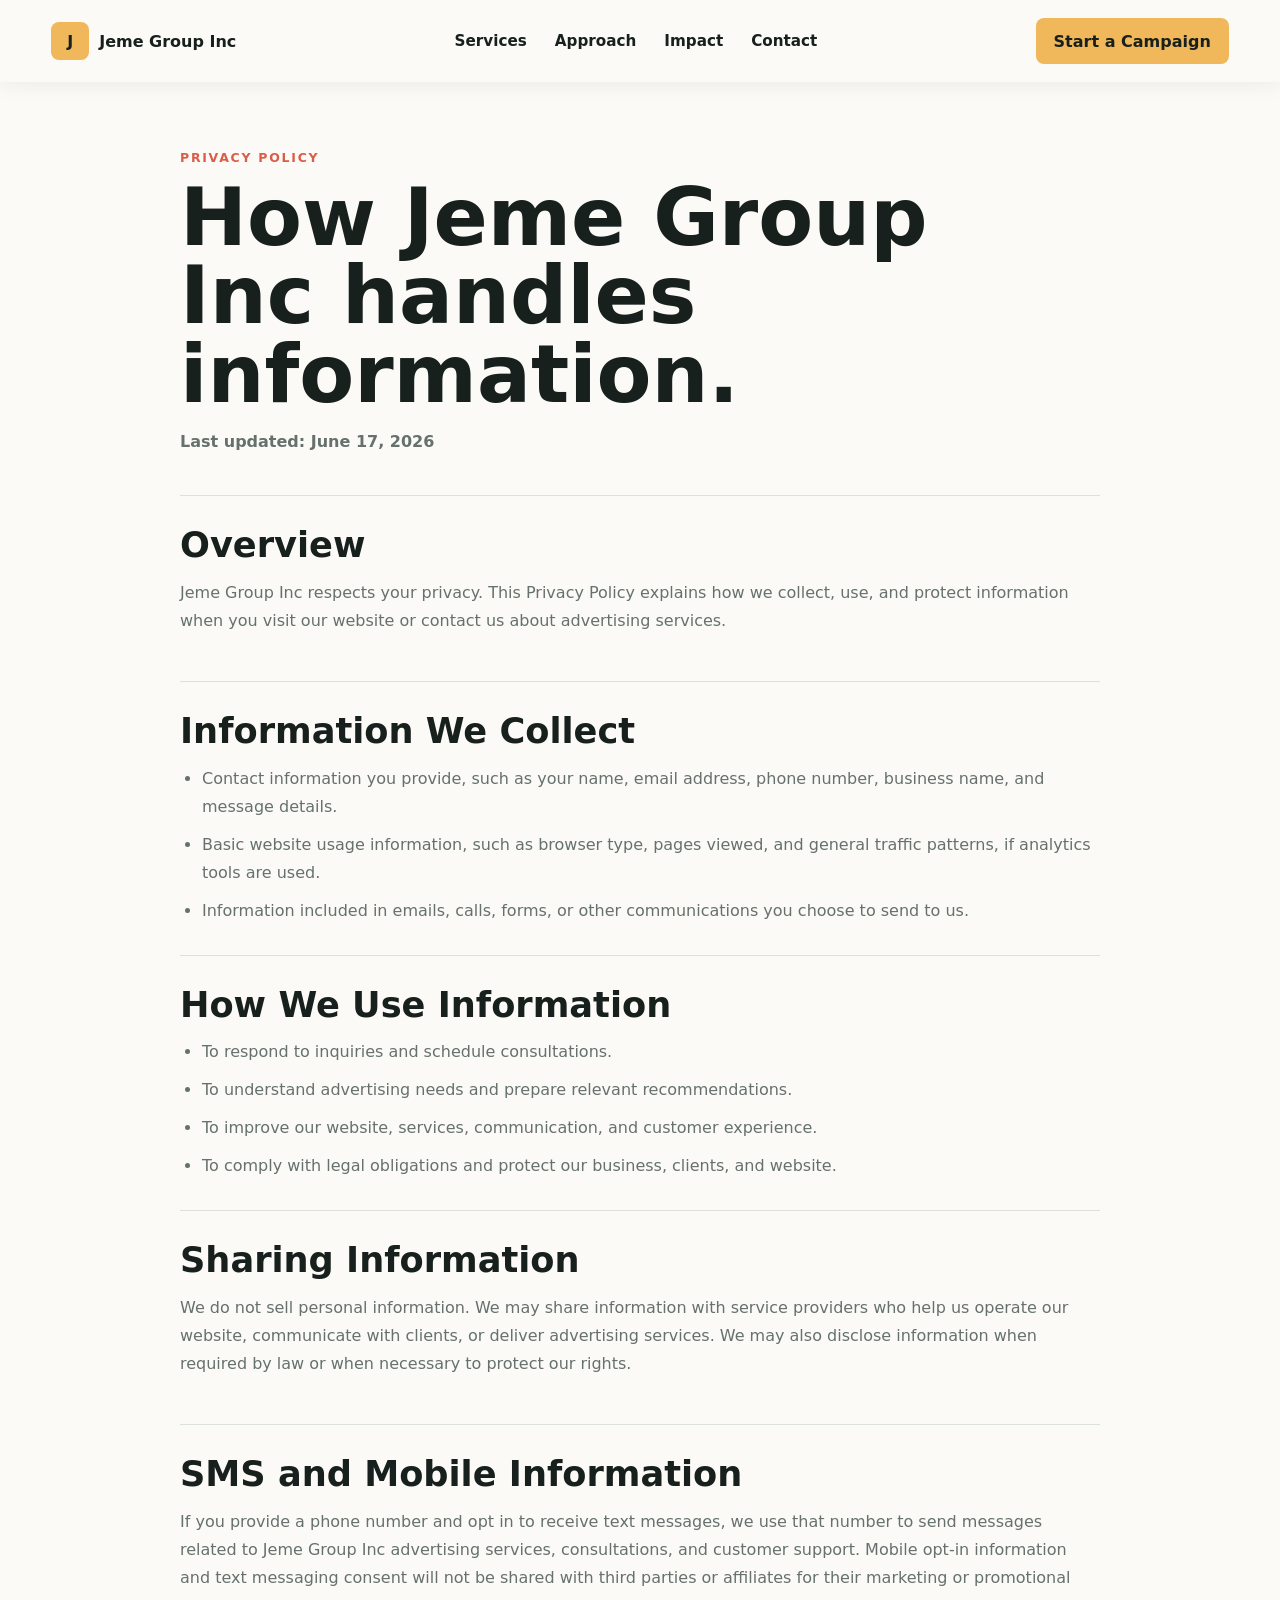
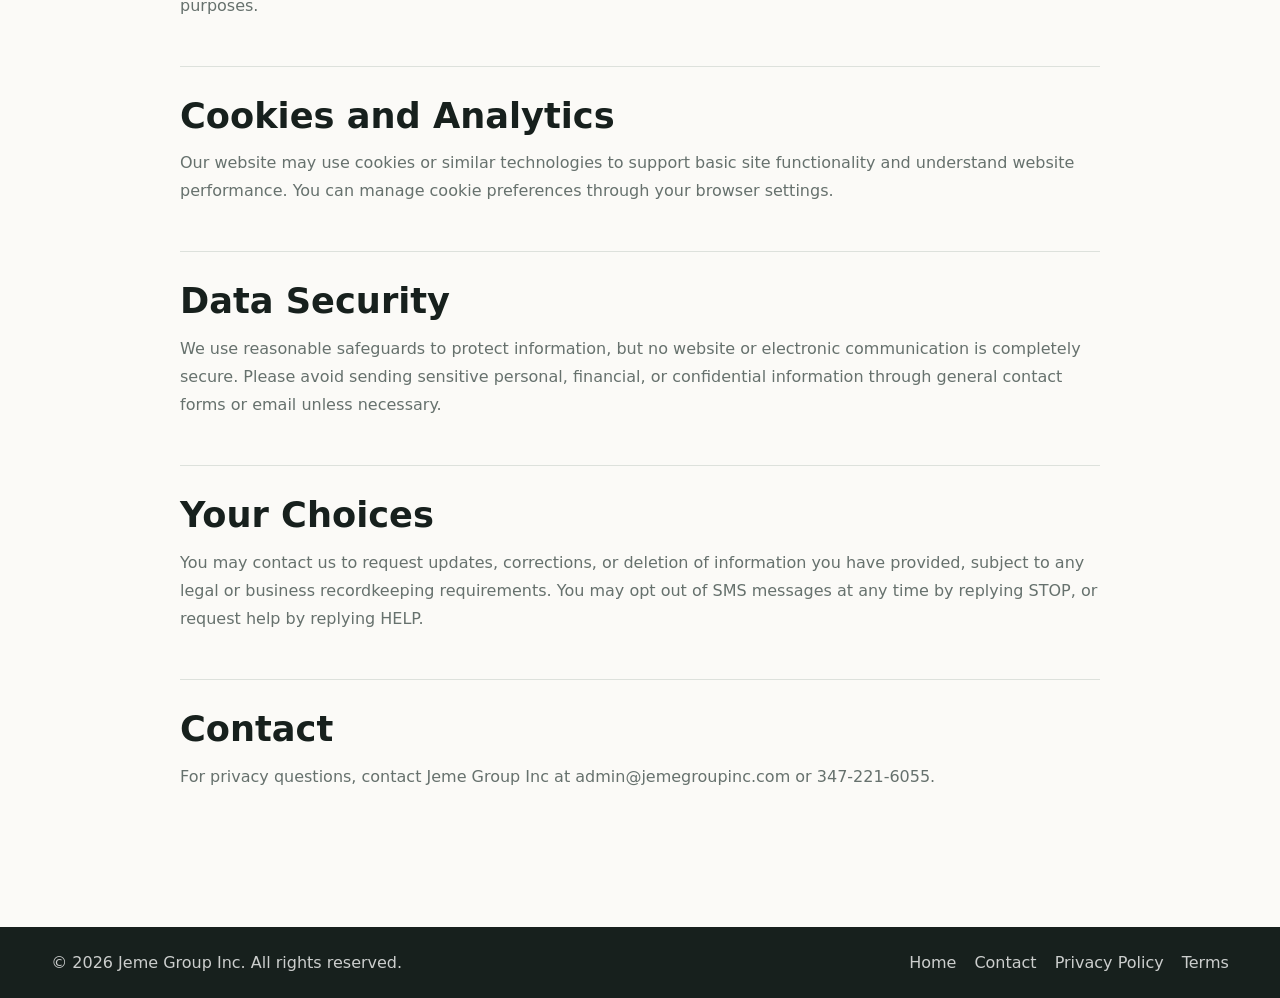
<file: privacy.html>
<!doctype html>
<html lang="en">
  <head>
    <meta charset="utf-8">
    <meta name="viewport" content="width=device-width, initial-scale=1">
    <meta name="description" content="Privacy Policy for Jeme Group Inc.">
    <title>Privacy Policy | Jeme Group Inc</title>
    <link rel="stylesheet" href="styles.css">
  </head>
  <body>
    <header class="site-header legal-header" data-header>
      <a class="brand" href="index.html" aria-label="Jeme Group Inc home">
        <span class="brand-mark">J</span>
        <span>Jeme Group Inc</span>
      </a>
      <button class="nav-toggle" type="button" aria-expanded="false" aria-controls="site-nav" data-nav-toggle>
        <span></span>
        <span></span>
        <span></span>
        <span class="sr-only">Menu</span>
      </button>
      <nav class="site-nav" id="site-nav" data-nav>
        <a href="index.html#services">Services</a>
        <a href="index.html#approach">Approach</a>
        <a href="index.html#work">Impact</a>
        <a href="index.html#contact">Contact</a>
      </nav>
      <a class="header-cta" href="mailto:admin@jemegroupinc.com">Start a Campaign</a>
    </header>

    <main class="legal-main">
      <p class="eyebrow">Privacy Policy</p>
      <h1>How Jeme Group Inc handles information.</h1>
      <p class="legal-updated">Last updated: June 17, 2026</p>

      <section class="legal-section">
        <h2>Overview</h2>
        <p>Jeme Group Inc respects your privacy. This Privacy Policy explains how we collect, use, and protect information when you visit our website or contact us about advertising services.</p>
      </section>

      <section class="legal-section">
        <h2>Information We Collect</h2>
        <ul>
          <li>Contact information you provide, such as your name, email address, phone number, business name, and message details.</li>
          <li>Basic website usage information, such as browser type, pages viewed, and general traffic patterns, if analytics tools are used.</li>
          <li>Information included in emails, calls, forms, or other communications you choose to send to us.</li>
        </ul>
      </section>

      <section class="legal-section">
        <h2>How We Use Information</h2>
        <ul>
          <li>To respond to inquiries and schedule consultations.</li>
          <li>To understand advertising needs and prepare relevant recommendations.</li>
          <li>To improve our website, services, communication, and customer experience.</li>
          <li>To comply with legal obligations and protect our business, clients, and website.</li>
        </ul>
      </section>

      <section class="legal-section">
        <h2>Sharing Information</h2>
        <p>We do not sell personal information. We may share information with service providers who help us operate our website, communicate with clients, or deliver advertising services. We may also disclose information when required by law or when necessary to protect our rights.</p>
      </section>

      <section class="legal-section">
        <h2>SMS and Mobile Information</h2>
        <p>If you provide a phone number and opt in to receive text messages, we use that number to send messages related to Jeme Group Inc advertising services, consultations, and customer support. Mobile opt-in information and text messaging consent will not be shared with third parties or affiliates for their marketing or promotional purposes.</p>
      </section>

      <section class="legal-section">
        <h2>Cookies and Analytics</h2>
        <p>Our website may use cookies or similar technologies to support basic site functionality and understand website performance. You can manage cookie preferences through your browser settings.</p>
      </section>

      <section class="legal-section">
        <h2>Data Security</h2>
        <p>We use reasonable safeguards to protect information, but no website or electronic communication is completely secure. Please avoid sending sensitive personal, financial, or confidential information through general contact forms or email unless necessary.</p>
      </section>

      <section class="legal-section">
        <h2>Your Choices</h2>
        <p>You may contact us to request updates, corrections, or deletion of information you have provided, subject to any legal or business recordkeeping requirements. You may opt out of SMS messages at any time by replying STOP, or request help by replying HELP.</p>
      </section>

      <section class="legal-section">
        <h2>Contact</h2>
        <p>For privacy questions, contact Jeme Group Inc at <a href="mailto:admin@jemegroupinc.com">admin@jemegroupinc.com</a> or 347-221-6055.</p>
      </section>
    </main>

    <footer class="site-footer">
      <p>&copy; <span data-year></span> Jeme Group Inc. All rights reserved.</p>
      <div>
        <a href="index.html">Home</a>
        <a href="index.html#contact">Contact</a>
        <a href="privacy.html">Privacy Policy</a>
        <a href="terms.html">Terms</a>
      </div>
    </footer>

    <script src="script.js"></script>
  </body>
</html>
</file>
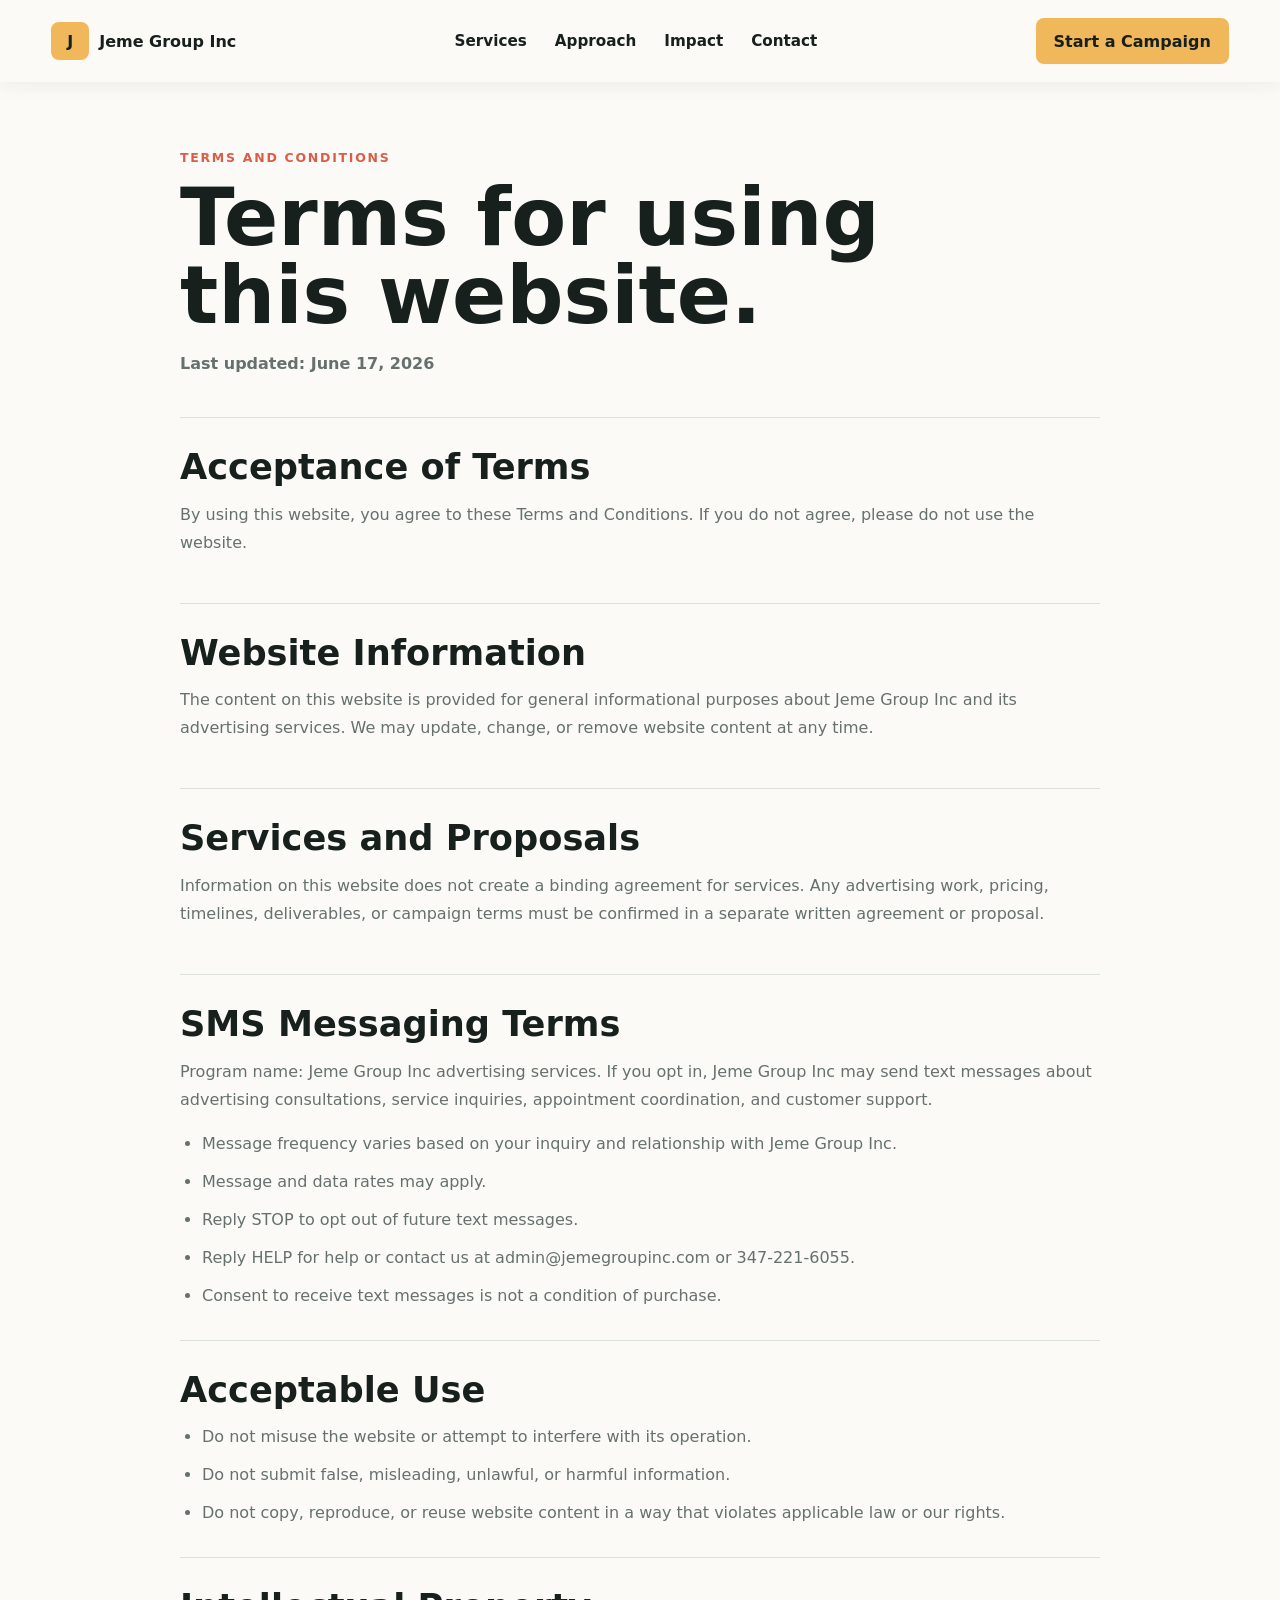
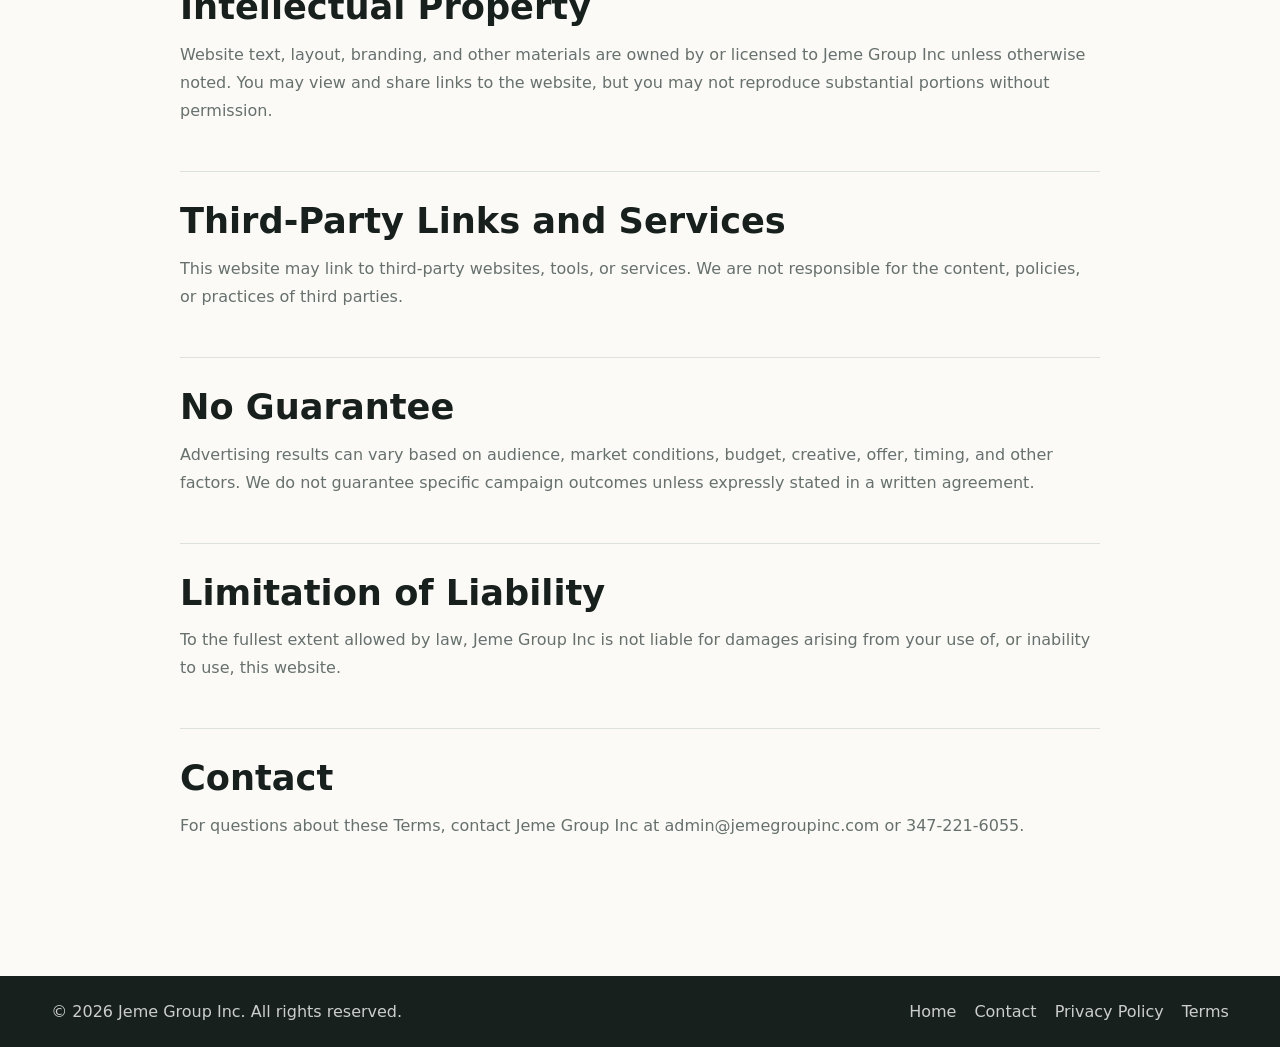
<file: terms.html>
<!doctype html>
<html lang="en">
  <head>
    <meta charset="utf-8">
    <meta name="viewport" content="width=device-width, initial-scale=1">
    <meta name="description" content="Terms and Conditions for Jeme Group Inc.">
    <title>Terms and Conditions | Jeme Group Inc</title>
    <link rel="stylesheet" href="styles.css">
  </head>
  <body>
    <header class="site-header legal-header" data-header>
      <a class="brand" href="index.html" aria-label="Jeme Group Inc home">
        <span class="brand-mark">J</span>
        <span>Jeme Group Inc</span>
      </a>
      <button class="nav-toggle" type="button" aria-expanded="false" aria-controls="site-nav" data-nav-toggle>
        <span></span>
        <span></span>
        <span></span>
        <span class="sr-only">Menu</span>
      </button>
      <nav class="site-nav" id="site-nav" data-nav>
        <a href="index.html#services">Services</a>
        <a href="index.html#approach">Approach</a>
        <a href="index.html#work">Impact</a>
        <a href="index.html#contact">Contact</a>
      </nav>
      <a class="header-cta" href="mailto:admin@jemegroupinc.com">Start a Campaign</a>
    </header>

    <main class="legal-main">
      <p class="eyebrow">Terms and Conditions</p>
      <h1>Terms for using this website.</h1>
      <p class="legal-updated">Last updated: June 17, 2026</p>

      <section class="legal-section">
        <h2>Acceptance of Terms</h2>
        <p>By using this website, you agree to these Terms and Conditions. If you do not agree, please do not use the website.</p>
      </section>

      <section class="legal-section">
        <h2>Website Information</h2>
        <p>The content on this website is provided for general informational purposes about Jeme Group Inc and its advertising services. We may update, change, or remove website content at any time.</p>
      </section>

      <section class="legal-section">
        <h2>Services and Proposals</h2>
        <p>Information on this website does not create a binding agreement for services. Any advertising work, pricing, timelines, deliverables, or campaign terms must be confirmed in a separate written agreement or proposal.</p>
      </section>

      <section class="legal-section">
        <h2>SMS Messaging Terms</h2>
        <p>Program name: Jeme Group Inc advertising services. If you opt in, Jeme Group Inc may send text messages about advertising consultations, service inquiries, appointment coordination, and customer support.</p>
        <ul>
          <li>Message frequency varies based on your inquiry and relationship with Jeme Group Inc.</li>
          <li>Message and data rates may apply.</li>
          <li>Reply STOP to opt out of future text messages.</li>
          <li>Reply HELP for help or contact us at <a href="mailto:admin@jemegroupinc.com">admin@jemegroupinc.com</a> or 347-221-6055.</li>
          <li>Consent to receive text messages is not a condition of purchase.</li>
        </ul>
      </section>

      <section class="legal-section">
        <h2>Acceptable Use</h2>
        <ul>
          <li>Do not misuse the website or attempt to interfere with its operation.</li>
          <li>Do not submit false, misleading, unlawful, or harmful information.</li>
          <li>Do not copy, reproduce, or reuse website content in a way that violates applicable law or our rights.</li>
        </ul>
      </section>

      <section class="legal-section">
        <h2>Intellectual Property</h2>
        <p>Website text, layout, branding, and other materials are owned by or licensed to Jeme Group Inc unless otherwise noted. You may view and share links to the website, but you may not reproduce substantial portions without permission.</p>
      </section>

      <section class="legal-section">
        <h2>Third-Party Links and Services</h2>
        <p>This website may link to third-party websites, tools, or services. We are not responsible for the content, policies, or practices of third parties.</p>
      </section>

      <section class="legal-section">
        <h2>No Guarantee</h2>
        <p>Advertising results can vary based on audience, market conditions, budget, creative, offer, timing, and other factors. We do not guarantee specific campaign outcomes unless expressly stated in a written agreement.</p>
      </section>

      <section class="legal-section">
        <h2>Limitation of Liability</h2>
        <p>To the fullest extent allowed by law, Jeme Group Inc is not liable for damages arising from your use of, or inability to use, this website.</p>
      </section>

      <section class="legal-section">
        <h2>Contact</h2>
        <p>For questions about these Terms, contact Jeme Group Inc at <a href="mailto:admin@jemegroupinc.com">admin@jemegroupinc.com</a> or 347-221-6055.</p>
      </section>
    </main>

    <footer class="site-footer">
      <p>&copy; <span data-year></span> Jeme Group Inc. All rights reserved.</p>
      <div>
        <a href="index.html">Home</a>
        <a href="index.html#contact">Contact</a>
        <a href="privacy.html">Privacy Policy</a>
        <a href="terms.html">Terms</a>
      </div>
    </footer>

    <script src="script.js"></script>
  </body>
</html>
</file>
<file: styles.css>
:root {
  color-scheme: light;
  --ink: #17201d;
  --muted: #66716d;
  --paper: #fbfaf7;
  --white: #ffffff;
  --line: #dde1dc;
  --forest: #123c34;
  --leaf: #2f7d63;
  --gold: #f0b85a;
  --coral: #d95d47;
  --shadow: 0 18px 48px rgba(18, 60, 52, 0.16);
}

* {
  box-sizing: border-box;
}

html {
  scroll-behavior: smooth;
}

body {
  margin: 0;
  font-family: Inter, ui-sans-serif, system-ui, -apple-system, BlinkMacSystemFont, "Segoe UI", sans-serif;
  color: var(--ink);
  background: var(--paper);
}

img {
  display: block;
  max-width: 100%;
}

a {
  color: inherit;
  text-decoration: none;
}

.sr-only {
  position: absolute;
  width: 1px;
  height: 1px;
  padding: 0;
  margin: -1px;
  overflow: hidden;
  clip: rect(0, 0, 0, 0);
  white-space: nowrap;
  border: 0;
}

.site-header {
  position: fixed;
  z-index: 20;
  top: 0;
  left: 0;
  right: 0;
  display: grid;
  grid-template-columns: auto 1fr auto;
  align-items: center;
  gap: 24px;
  padding: 18px clamp(20px, 4vw, 56px);
  color: var(--white);
  transition: background 180ms ease, box-shadow 180ms ease, color 180ms ease;
}

.site-header.is-scrolled {
  color: var(--ink);
  background: rgba(251, 250, 247, 0.94);
  box-shadow: 0 1px 20px rgba(23, 32, 29, 0.08);
  backdrop-filter: blur(14px);
}

.site-header.legal-header {
  color: var(--ink);
  background: rgba(251, 250, 247, 0.96);
  box-shadow: 0 1px 20px rgba(23, 32, 29, 0.08);
  backdrop-filter: blur(14px);
}

.brand {
  display: inline-flex;
  align-items: center;
  gap: 10px;
  font-weight: 800;
  letter-spacing: 0;
}

.brand-mark {
  display: grid;
  place-items: center;
  width: 38px;
  height: 38px;
  border-radius: 8px;
  color: var(--ink);
  background: var(--gold);
}

.site-nav {
  justify-self: center;
  display: flex;
  align-items: center;
  gap: 28px;
  font-size: 0.95rem;
  font-weight: 700;
}

.site-nav a,
.site-footer a {
  transition: color 160ms ease;
}

.site-nav a:hover,
.site-footer a:hover {
  color: var(--gold);
}

.header-cta,
.button {
  display: inline-flex;
  align-items: center;
  justify-content: center;
  min-height: 46px;
  border: 0;
  border-radius: 8px;
  padding: 0 18px;
  font: inherit;
  font-weight: 800;
  cursor: pointer;
}

.header-cta {
  color: var(--ink);
  background: var(--gold);
}

.button-primary {
  color: var(--ink);
  background: var(--gold);
  box-shadow: 0 10px 24px rgba(240, 184, 90, 0.24);
}

.button-secondary {
  color: var(--white);
  border: 1px solid rgba(255, 255, 255, 0.56);
}

.nav-toggle {
  display: none;
  justify-self: end;
  width: 44px;
  height: 44px;
  border: 1px solid currentColor;
  border-radius: 8px;
  color: inherit;
  background: transparent;
}

.nav-toggle span:not(.sr-only) {
  display: block;
  width: 18px;
  height: 2px;
  margin: 4px auto;
  background: currentColor;
}

.hero {
  position: relative;
  min-height: 92vh;
  display: grid;
  align-items: end;
  padding: 140px clamp(20px, 5vw, 72px) 54px;
  overflow: hidden;
  color: var(--white);
}

.hero-media,
.hero-overlay {
  position: absolute;
  inset: 0;
}

.hero-media img {
  width: 100%;
  height: 100%;
  object-fit: cover;
}

.hero-overlay {
  background:
    linear-gradient(90deg, rgba(18, 60, 52, 0.92), rgba(18, 60, 52, 0.64) 45%, rgba(18, 60, 52, 0.2)),
    linear-gradient(0deg, rgba(23, 32, 29, 0.72), rgba(23, 32, 29, 0.08) 48%);
}

.hero-content {
  position: relative;
  z-index: 1;
  max-width: 780px;
}

.eyebrow {
  margin: 0 0 14px;
  color: var(--coral);
  font-size: 0.78rem;
  font-weight: 900;
  letter-spacing: 0.14em;
  text-transform: uppercase;
}

.hero .eyebrow {
  color: var(--gold);
}

h1,
h2,
h3,
p {
  margin-top: 0;
}

h1 {
  max-width: 820px;
  margin-bottom: 22px;
  font-size: clamp(3rem, 8vw, 6.9rem);
  line-height: 0.92;
  letter-spacing: 0;
}

h2 {
  margin-bottom: 18px;
  font-size: clamp(2rem, 4vw, 4.1rem);
  line-height: 1;
  letter-spacing: 0;
}

h3 {
  margin-bottom: 10px;
  font-size: 1.2rem;
}

.hero-copy {
  max-width: 650px;
  color: rgba(255, 255, 255, 0.86);
  font-size: clamp(1.05rem, 2vw, 1.35rem);
  line-height: 1.6;
}

.hero-actions {
  display: flex;
  flex-wrap: wrap;
  gap: 12px;
  margin-top: 30px;
}

.hero-panel {
  position: relative;
  z-index: 1;
  display: grid;
  grid-template-columns: repeat(3, 1fr);
  gap: 1px;
  max-width: 680px;
  margin-top: 58px;
  overflow: hidden;
  border: 1px solid rgba(255, 255, 255, 0.22);
  border-radius: 8px;
  background: rgba(255, 255, 255, 0.16);
  backdrop-filter: blur(16px);
}

.hero-panel div {
  padding: 20px;
  background: rgba(18, 60, 52, 0.42);
}

.hero-panel strong {
  display: block;
  margin-bottom: 6px;
  color: var(--gold);
  font-size: 1.75rem;
}

.hero-panel span {
  color: rgba(255, 255, 255, 0.82);
  font-size: 0.92rem;
}

.section-wrap {
  width: min(1120px, calc(100% - 40px));
  margin: 0 auto;
  padding: 92px 0;
}

.intro {
  display: grid;
  grid-template-columns: 0.95fr 1fr;
  gap: clamp(28px, 6vw, 86px);
  align-items: end;
}

.intro p:last-child,
.feature-copy p,
.contact-copy p,
.impact p,
.service-card p {
  color: var(--muted);
  line-height: 1.7;
}

.section-heading {
  max-width: 760px;
  margin-bottom: 34px;
}

.service-grid,
.impact-grid {
  display: grid;
  grid-template-columns: repeat(4, 1fr);
  gap: 18px;
}

.service-card,
.impact-grid article,
.contact-form {
  border: 1px solid var(--line);
  border-radius: 8px;
  background: var(--white);
  box-shadow: 0 10px 30px rgba(23, 32, 29, 0.06);
}

.service-card {
  min-height: 280px;
  padding: 26px;
}

.icon {
  display: inline-grid;
  place-items: center;
  min-width: 42px;
  height: 42px;
  margin-bottom: 34px;
  border-radius: 8px;
  padding: 0 10px;
  color: var(--white);
  background: var(--forest);
  font-size: 0.8rem;
  font-weight: 900;
}

.feature-band {
  display: grid;
  grid-template-columns: minmax(0, 1fr) minmax(340px, 560px);
  align-items: stretch;
  background: var(--forest);
  color: var(--white);
}

.feature-image {
  min-height: 560px;
}

.feature-image img {
  width: 100%;
  height: 100%;
  object-fit: cover;
}

.feature-copy {
  align-self: center;
  padding: clamp(40px, 7vw, 84px);
}

.feature-copy p {
  color: rgba(255, 255, 255, 0.76);
}

.check-list {
  display: grid;
  gap: 14px;
  padding: 0;
  margin: 28px 0 0;
  list-style: none;
}

.check-list li {
  position: relative;
  padding-left: 30px;
  color: rgba(255, 255, 255, 0.9);
}

.check-list li::before {
  content: "";
  position: absolute;
  left: 0;
  top: 0.42em;
  width: 12px;
  height: 12px;
  border-radius: 50%;
  background: var(--gold);
  box-shadow: 0 0 0 4px rgba(240, 184, 90, 0.16);
}

.impact-grid {
  grid-template-columns: repeat(3, 1fr);
}

.impact-grid article {
  padding: 30px;
}

.contact-band {
  display: grid;
  grid-template-columns: minmax(0, 0.9fr) minmax(320px, 520px);
  gap: clamp(28px, 6vw, 80px);
  padding: 92px clamp(20px, 6vw, 80px);
  background: #e9efe9;
}

.contact-copy {
  max-width: 680px;
}

address {
  display: grid;
  gap: 12px;
  margin-top: 30px;
  font-style: normal;
  font-weight: 800;
}

address a {
  color: var(--forest);
}

.contact-form {
  display: grid;
  gap: 18px;
  padding: 28px;
}

label {
  display: grid;
  gap: 8px;
  color: var(--forest);
  font-size: 0.9rem;
  font-weight: 900;
}

.checkbox-label {
  grid-template-columns: 18px 1fr;
  align-items: start;
  gap: 12px;
  color: var(--muted);
  font-weight: 700;
  line-height: 1.55;
}

.checkbox-label input {
  width: 18px;
  height: 18px;
  margin-top: 3px;
  accent-color: var(--forest);
}

.sms-consent {
  border: 1px solid rgba(47, 125, 99, 0.28);
  border-radius: 8px;
  padding: 16px;
  background: #f3f7f2;
}

.sms-consent legend {
  padding: 0 6px;
  color: var(--forest);
  font-size: 0.9rem;
  font-weight: 900;
}

input,
textarea {
  width: 100%;
  border: 1px solid var(--line);
  border-radius: 8px;
  padding: 13px 14px;
  color: var(--ink);
  background: var(--paper);
  font: inherit;
}

textarea {
  resize: vertical;
}

input:focus,
textarea:focus {
  outline: 3px solid rgba(47, 125, 99, 0.2);
  border-color: var(--leaf);
}

.form-note {
  margin: 0;
  color: var(--muted);
  font-size: 0.88rem;
}

.legal-main {
  width: min(920px, calc(100% - 40px));
  margin: 0 auto;
  padding: 150px 0 90px;
}

.legal-main h1 {
  max-width: 760px;
  margin-bottom: 18px;
  font-size: clamp(2.6rem, 7vw, 5rem);
  line-height: 0.98;
}

.legal-updated {
  margin-bottom: 44px;
  color: var(--muted);
  font-weight: 700;
}

.legal-section {
  padding: 30px 0;
  border-top: 1px solid var(--line);
}

.legal-section h2 {
  margin-bottom: 14px;
  font-size: clamp(1.45rem, 3vw, 2.2rem);
  line-height: 1.1;
}

.legal-section p,
.legal-section li {
  color: var(--muted);
  line-height: 1.75;
}

.legal-section ul {
  display: grid;
  gap: 10px;
  padding-left: 22px;
  margin: 0;
}

.site-footer {
  display: flex;
  justify-content: space-between;
  gap: 20px;
  padding: 26px clamp(20px, 4vw, 56px);
  color: rgba(255, 255, 255, 0.78);
  background: var(--ink);
}

.site-footer p {
  margin: 0;
}

.site-footer div {
  display: flex;
  flex-wrap: wrap;
  gap: 18px;
}

@media (max-width: 940px) {
  .site-header {
    grid-template-columns: auto auto;
  }

  .header-cta {
    display: none;
  }

  .nav-toggle {
    display: block;
  }

  .site-nav {
    position: absolute;
    top: calc(100% + 10px);
    left: 20px;
    right: 20px;
    display: none;
    justify-self: stretch;
    flex-direction: column;
    align-items: stretch;
    gap: 0;
    overflow: hidden;
    border-radius: 8px;
    color: var(--ink);
    background: var(--white);
    box-shadow: var(--shadow);
  }

  .site-nav.is-open {
    display: flex;
  }

  .site-nav a {
    padding: 16px 18px;
    border-bottom: 1px solid var(--line);
  }

  .intro,
  .feature-band,
  .contact-band {
    grid-template-columns: 1fr;
  }

  .service-grid,
  .impact-grid {
    grid-template-columns: repeat(2, 1fr);
  }

  .feature-image {
    min-height: 380px;
  }
}

@media (max-width: 640px) {
  .site-header {
    padding: 14px 16px;
  }

  .brand span:last-child {
    max-width: 120px;
  }

  .hero {
    min-height: 94vh;
    padding: 112px 20px 34px;
  }

  h1 {
    font-size: 3.05rem;
  }

  .hero-panel,
  .service-grid,
  .impact-grid {
    grid-template-columns: 1fr;
  }

  .section-wrap {
    width: min(100% - 32px, 1120px);
    padding: 70px 0;
  }

  .service-card {
    min-height: auto;
  }

  .contact-band {
    padding: 70px 16px;
  }

  .legal-main {
    width: min(100% - 32px, 920px);
    padding: 126px 0 70px;
  }

  .site-footer {
    flex-direction: column;
  }
}
</file>
